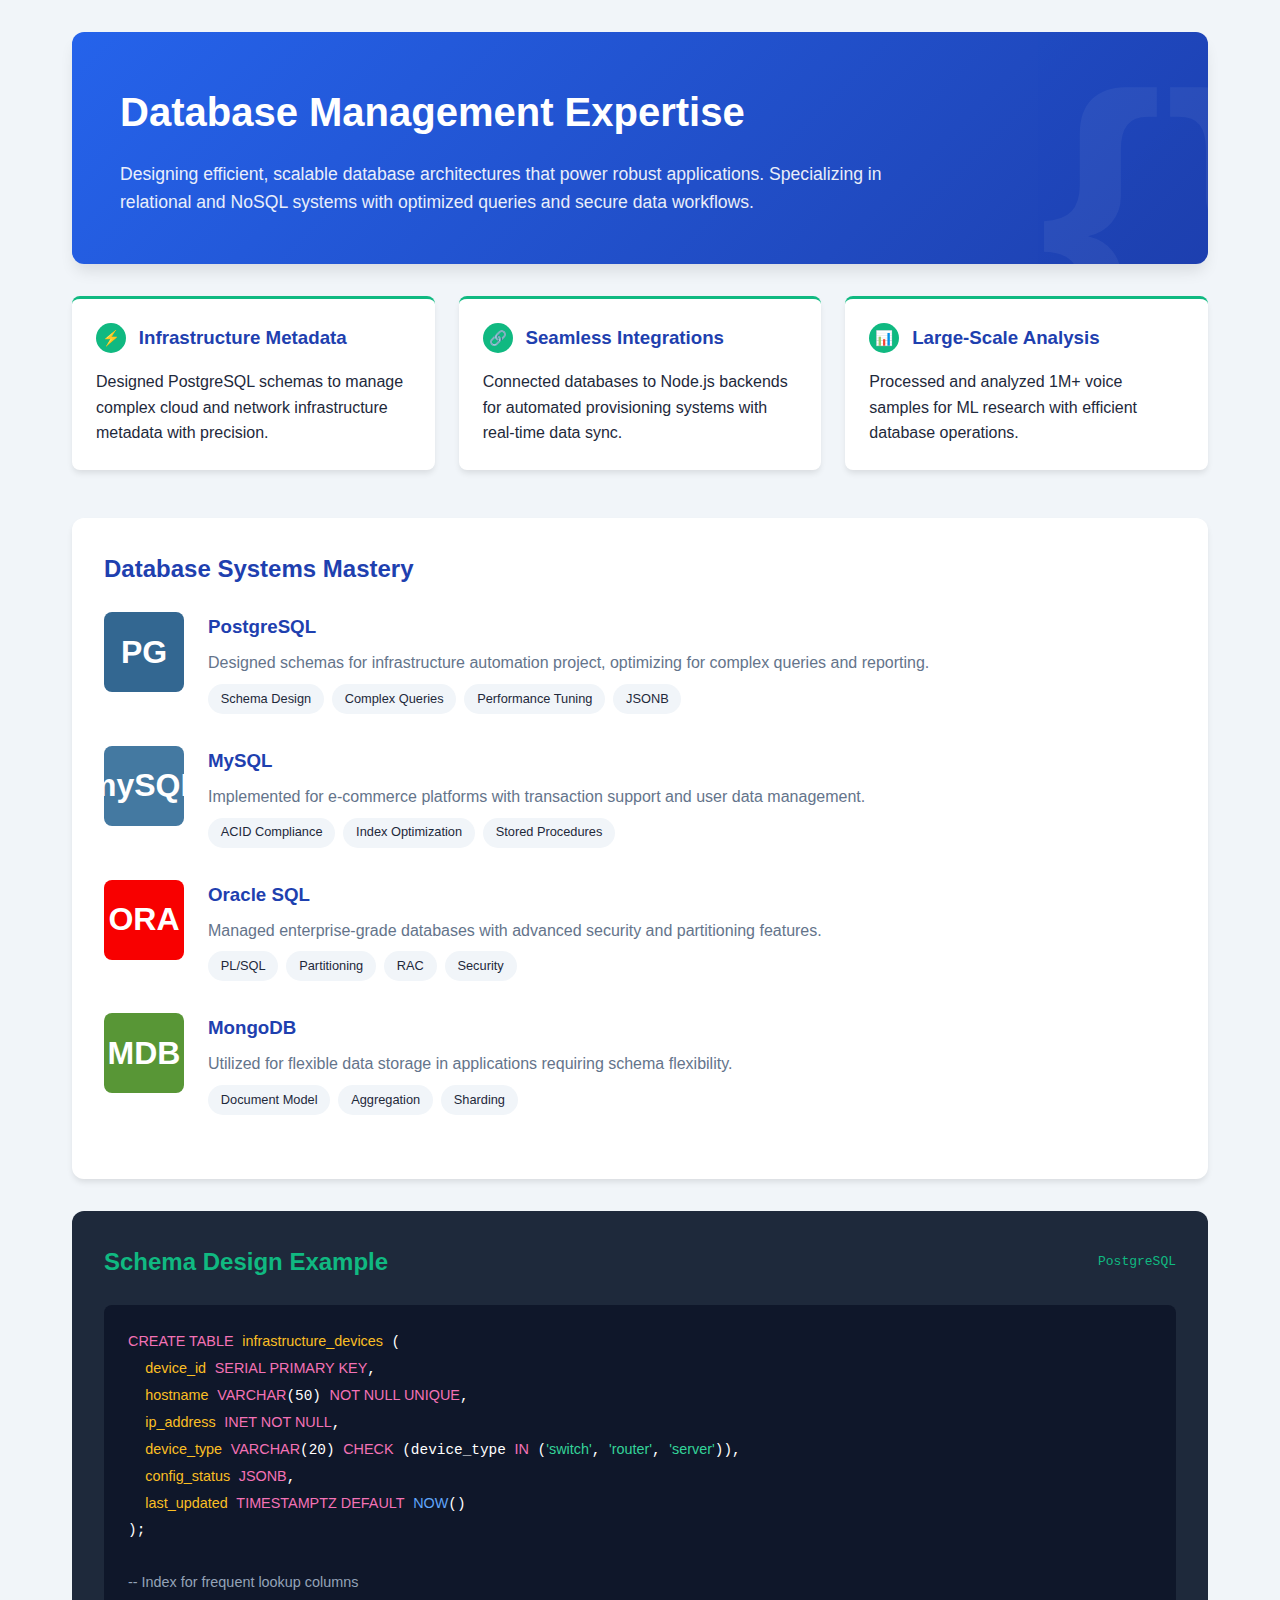
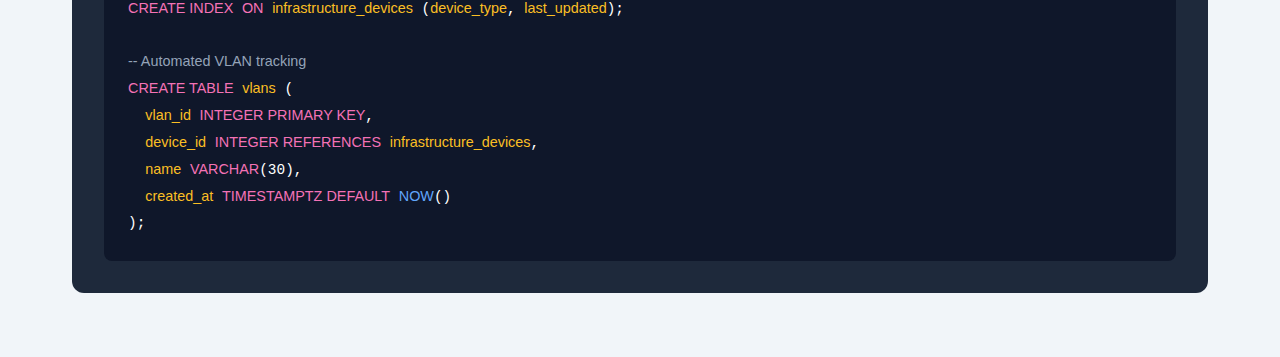
<file: data/data base managment.html>
<!DOCTYPE html>
<html lang="en">
<head>
    <meta charset="UTF-8">
    <meta name="viewport" content="width=device-width, initial-scale=1.0">
    <title>Database Management Expertise</title>
    <style>
        /* Database-Centric Theme */
        :root {
            --primary: #2563eb;
            --secondary: #1e40af;
            --accent: #10b981;
            --dark: #1e293b;
            --light: #f8fafc;
            --postgres: #336791;
            --mysql: #4479a1;
            --oracle: #f80000;
            --mongodb: #589636;
        }
        
        * {
            margin: 0;
            padding: 0;
            box-sizing: border-box;
            font-family: 'Segoe UI', Tahoma, Geneva, Verdana, sans-serif;
        }
        
        body {
            background-color: #f1f5f9;
            color: var(--dark);
            line-height: 1.6;
        }
        
        .container {
            max-width: 1200px;
            margin: 0 auto;
            padding: 2rem;
        }
        
        .db-hero {
            background: linear-gradient(135deg, var(--primary), var(--secondary));
            color: white;
            border-radius: 12px;
            padding: 3rem;
            margin-bottom: 2rem;
            box-shadow: 0 10px 15px -3px rgba(0, 0, 0, 0.1);
            position: relative;
            overflow: hidden;
        }
        
        .db-hero::before {
            content: "{}";
            position: absolute;
            font-size: 20rem;
            font-weight: bold;
            opacity: 0.05;
            right: -5rem;
            top: -5rem;
        }
        
        .db-hero h1 {
            font-size: 2.5rem;
            margin-bottom: 1rem;
            position: relative;
        }
        
        .db-hero p {
            font-size: 1.1rem;
            max-width: 80%;
            opacity: 0.9;
        }
        
        .db-achievements {
            display: grid;
            grid-template-columns: repeat(auto-fit, minmax(300px, 1fr));
            gap: 1.5rem;
            margin-bottom: 3rem;
        }
        
        .achievement-card {
            background: white;
            border-radius: 8px;
            padding: 1.5rem;
            box-shadow: 0 4px 6px -1px rgba(0, 0, 0, 0.1);
            border-top: 3px solid var(--accent);
        }
        
        .achievement-card h3 {
            color: var(--secondary);
            margin-bottom: 1rem;
            display: flex;
            align-items: center;
        }
        
        .achievement-card h3 .icon {
            background: var(--accent);
            color: white;
            width: 30px;
            height: 30px;
            border-radius: 50%;
            display: inline-flex;
            align-items: center;
            justify-content: center;
            margin-right: 0.8rem;
            font-size: 0.9rem;
        }
        
        .db-systems {
            background: white;
            border-radius: 12px;
            padding: 2rem;
            margin-bottom: 2rem;
            box-shadow: 0 4px 6px -1px rgba(0, 0, 0, 0.1);
        }
        
        .db-system {
            display: flex;
            margin-bottom: 2rem;
        }
        
        .db-logo {
            width: 80px;
            height: 80px;
            border-radius: 8px;
            display: flex;
            align-items: center;
            justify-content: center;
            margin-right: 1.5rem;
            flex-shrink: 0;
            font-size: 2rem;
            font-weight: bold;
            color: white;
        }
        
        .postgres { background-color: var(--postgres); }
        .mysql { background-color: var(--mysql); }
        .oracle { background-color: var(--oracle); }
        .mongodb { background-color: var(--mongodb); }
        
        .db-details h3 {
            color: var(--secondary);
            margin-bottom: 0.5rem;
        }
        
        .db-details p {
            color: #64748b;
            margin-bottom: 0.5rem;
        }
        
        .db-features {
            display: flex;
            flex-wrap: wrap;
            gap: 0.5rem;
            margin-top: 0.5rem;
        }
        
        .feature-tag {
            background: #f1f5f9;
            padding: 0.3rem 0.8rem;
            border-radius: 20px;
            font-size: 0.8rem;
            color: var(--dark);
        }
        
        .schema-showcase {
            background: var(--dark);
            color: white;
            border-radius: 12px;
            padding: 2rem;
            margin-bottom: 2rem;
        }
        
        .schema-header {
            display: flex;
            justify-content: space-between;
            align-items: center;
            margin-bottom: 1.5rem;
        }
        
        .schema-header h2 {
            color: var(--accent);
        }
        
        .schema-code {
            background: #0f172a;
            padding: 1.5rem;
            border-radius: 8px;
            overflow-x: auto;
            font-family: 'Courier New', monospace;
            font-size: 0.9rem;
            line-height: 1.8;
        }
        
        .keyword { color: #f472b6; }
        .function { color: #60a5fa; }
        .string { color: #34d399; }
        .comment { color: #94a3b8; }
        .table { color: #fbbf24; }
        
        @media (max-width: 768px) {
            .db-hero {
                padding: 2rem 1.5rem;
            }
            
            .db-hero h1 {
                font-size: 2rem;
            }
            
            .db-hero p {
                max-width: 100%;
            }
            
            .db-system {
                flex-direction: column;
            }
            
            .db-logo {
                margin-right: 0;
                margin-bottom: 1rem;
            }
        }
    </style>
</head>
<body>
    <div class="container">
        <!-- Hero Section -->
        <section class="db-hero">
            <h1>Database Management Expertise</h1>
            <p>Designing efficient, scalable database architectures that power robust applications. Specializing in relational and NoSQL systems with optimized queries and secure data workflows.</p>
        </section>
        
        <!-- Achievements Section -->
        <div class="db-achievements">
            <div class="achievement-card">
                <h3><span class="icon">⚡</span>Infrastructure Metadata</h3>
                <p>Designed PostgreSQL schemas to manage complex cloud and network infrastructure metadata with precision.</p>
            </div>
            
            <div class="achievement-card">
                <h3><span class="icon">🔗</span>Seamless Integrations</h3>
                <p>Connected databases to Node.js backends for automated provisioning systems with real-time data sync.</p>
            </div>
            
            <div class="achievement-card">
                <h3><span class="icon">📊</span>Large-Scale Analysis</h3>
                <p>Processed and analyzed 1M+ voice samples for ML research with efficient database operations.</p>
            </div>
        </div>
        
        <!-- Database Systems Section -->
        <section class="db-systems">
            <h2 style="color: var(--secondary); margin-bottom: 1.5rem;">Database Systems Mastery</h2>
            
            <div class="db-system">
                <div class="db-logo postgres">PG</div>
                <div class="db-details">
                    <h3>PostgreSQL</h3>
                    <p>Designed schemas for infrastructure automation project, optimizing for complex queries and reporting.</p>
                    <div class="db-features">
                        <span class="feature-tag">Schema Design</span>
                        <span class="feature-tag">Complex Queries</span>
                        <span class="feature-tag">Performance Tuning</span>
                        <span class="feature-tag">JSONB</span>
                    </div>
                </div>
            </div>
            
            <div class="db-system">
                <div class="db-logo mysql">mySQL</div>
                <div class="db-details">
                    <h3>MySQL</h3>
                    <p>Implemented for e-commerce platforms with transaction support and user data management.</p>
                    <div class="db-features">
                        <span class="feature-tag">ACID Compliance</span>
                        <span class="feature-tag">Index Optimization</span>
                        <span class="feature-tag">Stored Procedures</span>
                    </div>
                </div>
            </div>
            
            <div class="db-system">
                <div class="db-logo oracle">ORA</div>
                <div class="db-details">
                    <h3>Oracle SQL</h3>
                    <p>Managed enterprise-grade databases with advanced security and partitioning features.</p>
                    <div class="db-features">
                        <span class="feature-tag">PL/SQL</span>
                        <span class="feature-tag">Partitioning</span>
                        <span class="feature-tag">RAC</span>
                        <span class="feature-tag">Security</span>
                    </div>
                </div>
            </div>
            
            <div class="db-system">
                <div class="db-logo mongodb">MDB</div>
                <div class="db-details">
                    <h3>MongoDB</h3>
                    <p>Utilized for flexible data storage in applications requiring schema flexibility.</p>
                    <div class="db-features">
                        <span class="feature-tag">Document Model</span>
                        <span class="feature-tag">Aggregation</span>
                        <span class="feature-tag">Sharding</span>
                    </div>
                </div>
            </div>
        </section>
        
        <!-- Schema Showcase Section -->
        <section class="schema-showcase">
            <div class="schema-header">
                <h2>Schema Design Example</h2>
                <div style="color: var(--accent); font-family: monospace;">PostgreSQL</div>
            </div>
            
            <div class="schema-code">
                <span class="keyword">CREATE TABLE</span> <span class="table">infrastructure_devices</span> (<br>
                &nbsp;&nbsp;<span class="table">device_id</span> <span class="keyword">SERIAL PRIMARY KEY</span>,<br>
                &nbsp;&nbsp;<span class="table">hostname</span> <span class="keyword">VARCHAR</span>(50) <span class="keyword">NOT NULL UNIQUE</span>,<br>
                &nbsp;&nbsp;<span class="table">ip_address</span> <span class="keyword">INET NOT NULL</span>,<br>
                &nbsp;&nbsp;<span class="table">device_type</span> <span class="keyword">VARCHAR</span>(20) <span class="keyword">CHECK</span> (device_type <span class="keyword">IN</span> (<span class="string">'switch'</span>, <span class="string">'router'</span>, <span class="string">'server'</span>)),<br>
                &nbsp;&nbsp;<span class="table">config_status</span> <span class="keyword">JSONB</span>,<br>
                &nbsp;&nbsp;<span class="table">last_updated</span> <span class="keyword">TIMESTAMPTZ DEFAULT</span> <span class="function">NOW</span>()<br>
                );<br><br>
                
                <span class="comment">-- Index for frequent lookup columns</span><br>
                <span class="keyword">CREATE INDEX</span> <span class="keyword">ON</span> <span class="table">infrastructure_devices</span> (<span class="table">device_type</span>, <span class="table">last_updated</span>);<br><br>
                
                <span class="comment">-- Automated VLAN tracking</span><br>
                <span class="keyword">CREATE TABLE</span> <span class="table">vlans</span> (<br>
                &nbsp;&nbsp;<span class="table">vlan_id</span> <span class="keyword">INTEGER PRIMARY KEY</span>,<br>
                &nbsp;&nbsp;<span class="table">device_id</span> <span class="keyword">INTEGER REFERENCES</span> <span class="table">infrastructure_devices</span>,<br>
                &nbsp;&nbsp;<span class="table">name</span> <span class="keyword">VARCHAR</span>(30),<br>
                &nbsp;&nbsp;<span class="table">created_at</span> <span class="keyword">TIMESTAMPTZ DEFAULT</span> <span class="function">NOW</span>()<br>
                );
            </div>
        </section>
    </div>
</body>
</html>
</file>
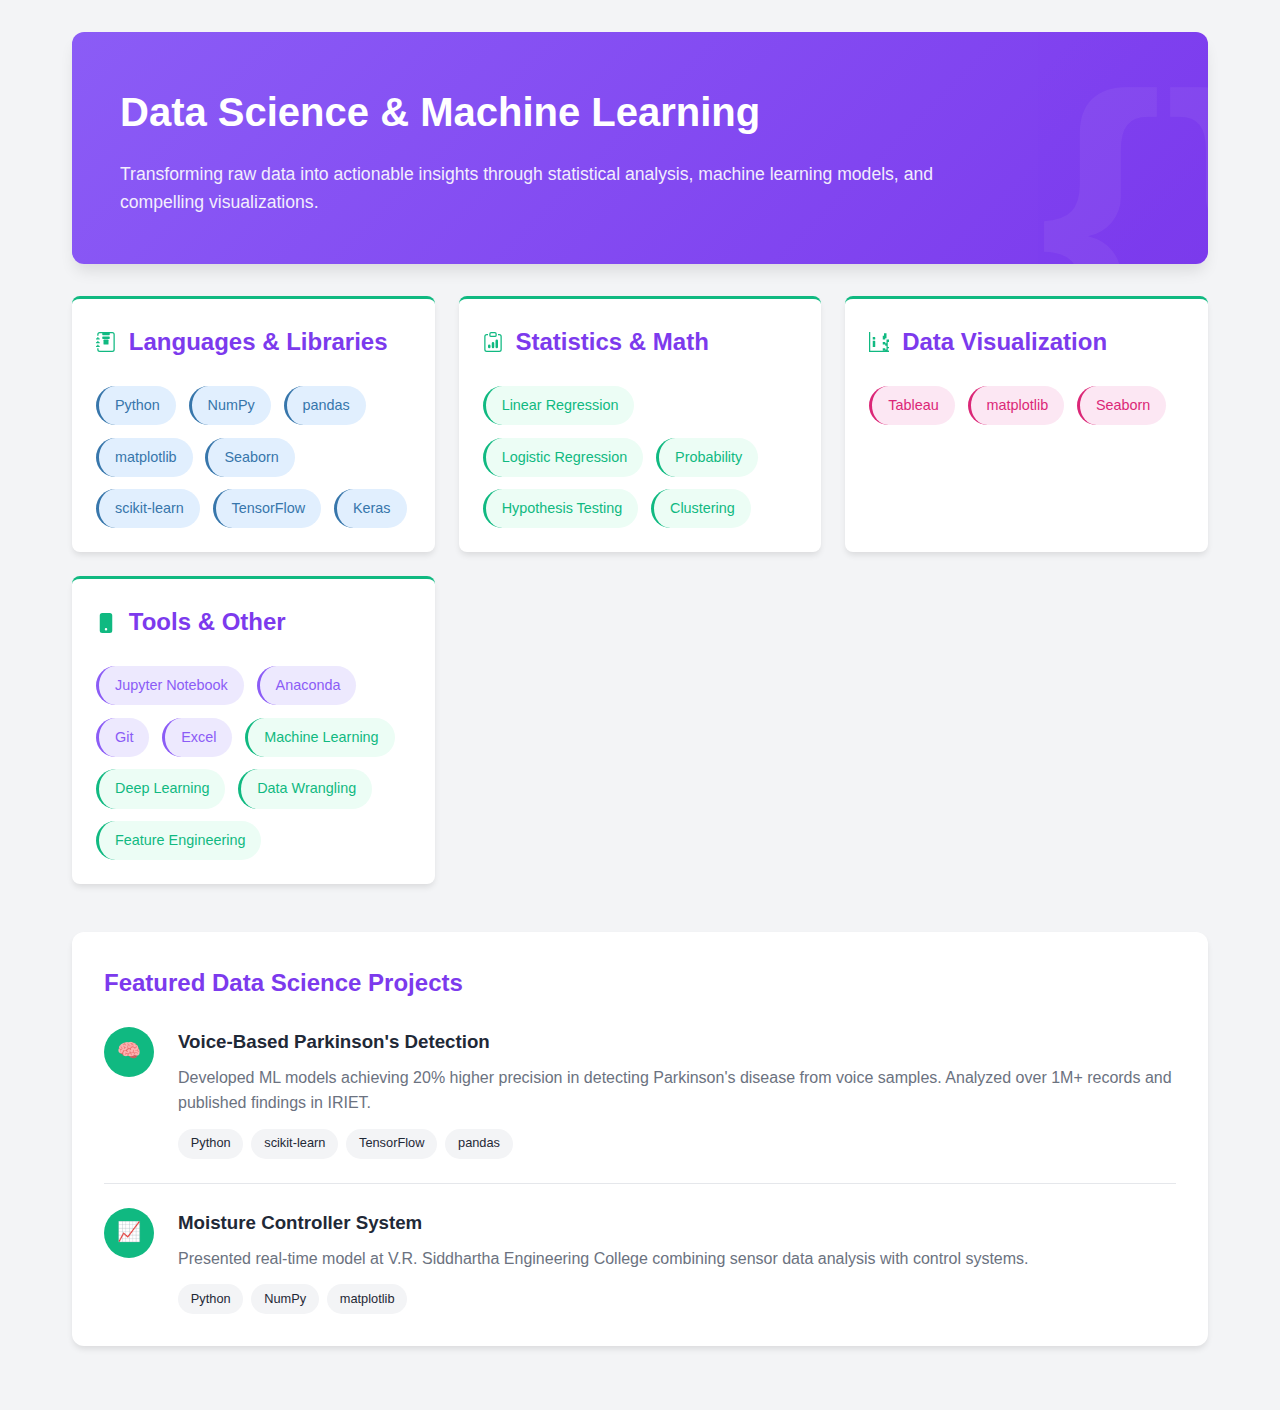
<file: data/data science.html>
<!DOCTYPE html>
<html lang="en">
<head>
    <meta charset="UTF-8">
    <meta name="viewport" content="width=device-width, initial-scale=1.0">
    <title>Data Science & ML Expertise</title>
    <style>
        /* Data Science Theme */
        :root {
            --primary: #8B5CF6;
            --secondary: #7C3AED;
            --accent: #10B981;
            --dark: #1F2937;
            --light: #F9FAFB;
            --python: #3776AB;
            --tensorflow: #FF6F00;
            --tableau: #E97687;
        }
        
        * {
            margin: 0;
            padding: 0;
            box-sizing: border-box;
            font-family: 'Segoe UI', Tahoma, Geneva, Verdana, sans-serif;
        }
        
        body {
            background-color: #F3F4F6;
            color: var(--dark);
            line-height: 1.6;
        }
        
        .container {
            max-width: 1200px;
            margin: 0 auto;
            padding: 2rem;
        }
        
        .ds-hero {
            background: linear-gradient(135deg, var(--primary), var(--secondary));
            color: white;
            border-radius: 12px;
            padding: 3rem;
            margin-bottom: 2rem;
            box-shadow: 0 10px 15px -3px rgba(0, 0, 0, 0.1);
            position: relative;
            overflow: hidden;
        }
        
        .ds-hero::before {
            content: "{}";
            position: absolute;
            font-size: 20rem;
            font-weight: bold;
            opacity: 0.05;
            right: -5rem;
            top: -5rem;
        }
        
        .ds-hero h1 {
            font-size: 2.5rem;
            margin-bottom: 1rem;
            position: relative;
        }
        
        .ds-hero p {
            font-size: 1.1rem;
            max-width: 80%;
            opacity: 0.9;
        }
        
        .skills-container {
            display: grid;
            grid-template-columns: repeat(auto-fit, minmax(300px, 1fr));
            gap: 1.5rem;
            margin-bottom: 3rem;
        }
        
        .skill-card {
            background: white;
            border-radius: 8px;
            padding: 1.5rem;
            box-shadow: 0 4px 6px -1px rgba(0, 0, 0, 0.1);
            border-top: 3px solid var(--accent);
        }
        
        .skill-card h2 {
            color: var(--secondary);
            margin-bottom: 1.5rem;
            display: flex;
            align-items: center;
        }
        
        .skill-card h2 svg {
            margin-right: 0.8rem;
            color: var(--accent);
        }
        
        .skill-items {
            display: flex;
            flex-wrap: wrap;
            gap: 0.8rem;
        }
        
        .skill-item {
            background: #EFF6FF;
            color: var(--primary);
            padding: 0.5rem 1rem;
            border-radius: 20px;
            font-size: 0.9rem;
            font-weight: 500;
        }
        
        .skill-item.python {
            background: #E1EFFE;
            color: var(--python);
            border-left: 3px solid var(--python);
        }
        
        .skill-item.ml {
            background: #ECFDF5;
            color: var(--accent);
            border-left: 3px solid var(--accent);
        }
        
        .skill-item.viz {
            background: #FCE7F3;
            color: #DB2777;
            border-left: 3px solid #DB2777;
        }
        
        .skill-item.tools {
            background: #EDE9FE;
            color: var(--primary);
            border-left: 3px solid var(--primary);
        }
        
        .project-showcase {
            background: white;
            border-radius: 12px;
            padding: 2rem;
            margin-bottom: 2rem;
            box-shadow: 0 4px 6px -1px rgba(0, 0, 0, 0.1);
        }
        
        .project-showcase h2 {
            color: var(--secondary);
            margin-bottom: 1.5rem;
        }
        
        .project-card {
            display: flex;
            margin-bottom: 1.5rem;
            padding-bottom: 1.5rem;
            border-bottom: 1px solid #E5E7EB;
        }
        
        .project-card:last-child {
            border-bottom: none;
            margin-bottom: 0;
            padding-bottom: 0;
        }
        
        .project-icon {
            background: var(--accent);
            color: white;
            width: 50px;
            height: 50px;
            border-radius: 50%;
            display: flex;
            align-items: center;
            justify-content: center;
            margin-right: 1.5rem;
            flex-shrink: 0;
            font-size: 1.2rem;
        }
        
        .project-details h3 {
            color: var(--dark);
            margin-bottom: 0.5rem;
        }
        
        .project-details p {
            color: #6B7280;
            margin-bottom: 0.8rem;
        }
        
        .project-tech {
            display: flex;
            flex-wrap: wrap;
            gap: 0.5rem;
        }
        
        .tech-tag {
            background: #F3F4F6;
            color: var(--dark);
            padding: 0.3rem 0.8rem;
            border-radius: 20px;
            font-size: 0.8rem;
        }
        
        @media (max-width: 768px) {
            .ds-hero {
                padding: 2rem 1.5rem;
            }
            
            .ds-hero h1 {
                font-size: 2rem;
            }
            
            .ds-hero p {
                max-width: 100%;
            }
            
            .project-card {
                flex-direction: column;
            }
            
            .project-icon {
                margin-right: 0;
                margin-bottom: 1rem;
            }
        }
    </style>
</head>
<body>
    <div class="container">
        <!-- Hero Section -->
        <section class="ds-hero">
            <h1>Data Science & Machine Learning</h1>
            <p>Transforming raw data into actionable insights through statistical analysis, machine learning models, and compelling visualizations.</p>
        </section>
        
        <!-- Skills Section -->
        <div class="skills-container">
            <div class="skill-card">
                <h2>
                    <svg xmlns="http://www.w3.org/2000/svg" width="20" height="20" fill="currentColor" viewBox="0 0 16 16">
                        <path d="M6.5 6a.5.5 0 0 0-.5.5v3a.5.5 0 0 0 .5.5h3a.5.5 0 0 0 .5-.5v-3a.5.5 0 0 0-.5-.5h-3z"/>
                        <path d="M5.5.5a.5.5 0 0 1 0-1h5a.5.5 0 0 1 .5.5v2a.5.5 0 0 1-.5.5h-5a.5.5 0 0 1-.5-.5v-2zm0 4a.5.5 0 0 1 0-1h5a.5.5 0 0 1 .5.5v1a.5.5 0 0 1-.5.5h-5a.5.5 0 0 1-.5-.5v-1z"/>
                        <path d="M3 0h10a2 2 0 0 1 2 2v12a2 2 0 0 1-2 2H3a2 2 0 0 1-2-2v-1h1v1a1 1 0 0 0 1 1h10a1 1 0 0 0 1-1V2a1 1 0 0 0-1-1H3a1 1 0 0 0-1 1v1H1V2a2 2 0 0 1 2-2z"/>
                        <path d="M1 5v-.5a.5.5 0 0 1 1 0V5h.5a.5.5 0 0 1 0 1h-2a.5.5 0 0 1 0-1H1zm0 3v-.5a.5.5 0 0 1 1 0V8h.5a.5.5 0 0 1 0 1h-2a.5.5 0 0 1 0-1H1zm0 3v-.5a.5.5 0 0 1 1 0v.5h.5a.5.5 0 0 1 0 1h-2a.5.5 0 0 1 0-1H1z"/>
                    </svg>
                    Languages & Libraries
                </h2>
                <div class="skill-items">
                    <span class="skill-item python">Python</span>
                    <span class="skill-item python">NumPy</span>
                    <span class="skill-item python">pandas</span>
                    <span class="skill-item python">matplotlib</span>
                    <span class="skill-item python">Seaborn</span>
                    <span class="skill-item python">scikit-learn</span>
                    <span class="skill-item python">TensorFlow</span>
                    <span class="skill-item python">Keras</span>
                </div>
            </div>
            
            <div class="skill-card">
                <h2>
                    <svg xmlns="http://www.w3.org/2000/svg" width="20" height="20" fill="currentColor" viewBox="0 0 16 16">
                        <path d="M4 11a1 1 0 1 1 2 0v1a1 1 0 1 1-2 0v-1zm6-4a1 1 0 1 1 2 0v5a1 1 0 1 1-2 0V7zM7 9a1 1 0 0 1 2 0v3a1 1 0 1 1-2 0V9z"/>
                        <path d="M4 1.5H3a2 2 0 0 0-2 2V14a2 2 0 0 0 2 2h10a2 2 0 0 0 2-2V3.5a2 2 0 0 0-2-2h-1v1h1a1 1 0 0 1 1 1V14a1 1 0 0 1-1 1H3a1 1 0 0 1-1-1V3.5a1 1 0 0 1 1-1h1v-1z"/>
                        <path d="M9.5 1a.5.5 0 0 1 .5.5v1a.5.5 0 0 1-.5.5h-3a.5.5 0 0 1-.5-.5v-1a.5.5 0 0 1 .5-.5h3zm-3-1A1.5 1.5 0 0 0 5 1.5v1A1.5 1.5 0 0 0 6.5 4h3A1.5 1.5 0 0 0 11 2.5v-1A1.5 1.5 0 0 0 9.5 0h-3z"/>
                    </svg>
                    Statistics & Math
                </h2>
                <div class="skill-items">
                    <span class="skill-item ml">Linear Regression</span>
                    <span class="skill-item ml">Logistic Regression</span>
                    <span class="skill-item ml">Probability</span>
                    <span class="skill-item ml">Hypothesis Testing</span>
                    <span class="skill-item ml">Clustering</span>
                </div>
            </div>
            
            <div class="skill-card">
                <h2>
                    <svg xmlns="http://www.w3.org/2000/svg" width="20" height="20" fill="currentColor" viewBox="0 0 16 16">
                        <path d="M0 0h1v16H0V0zm1 15h15v1H1v-1z"/>
                        <path d="M14 3V1h-2v2h-1v3h2V5h1v4h-1V8h-2v2h2v1h1v3h-1v-1h-2v2h2v1h3v-1h-1v-2h3v-1h-3v-4h1v1h2V8h-2V7h1V5h-1v1h-2V3h1zM4.5 7H3v5h1.5a.5.5 0 0 0 .5-.5v-4a.5.5 0 0 0-.5-.5zm0-3H3v2h1.5a.5.5 0 0 0 .5-.5v-1a.5.5 0 0 0-.5-.5z"/>
                    </svg>
                    Data Visualization
                </h2>
                <div class="skill-items">
                    <span class="skill-item viz">Tableau</span>
                    <span class="skill-item viz">matplotlib</span>
                    <span class="skill-item viz">Seaborn</span>
                </div>
            </div>
            
            <div class="skill-card">
                <h2>
                    <svg xmlns="http://www.w3.org/2000/svg" width="20" height="20" fill="currentColor" viewBox="0 0 16 16">
                        <path d="M3 2a2 2 0 0 1 2-2h6a2 2 0 0 1 2 2v12a2 2 0 0 1-2 2H5a2 2 0 0 1-2-2V2zm6 11a1 1 0 1 0-2 0 1 1 0 0 0 2 0z"/>
                        <path d="M8.5 5a.5.5 0 0 0-1 0v1.5H6a.5.5 0 0 0 0 1h1.5V9a.5.5 0 0 0 1 0V7.5H10a.5.5 0 0 0 0-1H8.5V5z"/>
                    </svg>
                    Tools & Other
                </h2>
                <div class="skill-items">
                    <span class="skill-item tools">Jupyter Notebook</span>
                    <span class="skill-item tools">Anaconda</span>
                    <span class="skill-item tools">Git</span>
                    <span class="skill-item tools">Excel</span>
                    <span class="skill-item ml">Machine Learning</span>
                    <span class="skill-item ml">Deep Learning</span>
                    <span class="skill-item ml">Data Wrangling</span>
                    <span class="skill-item ml">Feature Engineering</span>
                </div>
            </div>
        </div>
        
        <!-- Project Showcase Section -->
        <section class="project-showcase">
            <h2>Featured Data Science Projects</h2>
            
            <div class="project-card">
                <div class="project-icon">🧠</div>
                <div class="project-details">
                    <h3>Voice-Based Parkinson's Detection</h3>
                    <p>Developed ML models achieving 20% higher precision in detecting Parkinson's disease from voice samples. Analyzed over 1M+ records and published findings in IRIET.</p>
                    <div class="project-tech">
                        <span class="tech-tag">Python</span>
                        <span class="tech-tag">scikit-learn</span>
                        <span class="tech-tag">TensorFlow</span>
                        <span class="tech-tag">pandas</span>
                    </div>
                </div>
            </div>
            
            <div class="project-card">
                <div class="project-icon">📈</div>
                <div class="project-details">
                    <h3>Moisture Controller System</h3>
                    <p>Presented real-time model at V.R. Siddhartha Engineering College combining sensor data analysis with control systems.</p>
                    <div class="project-tech">
                        <span class="tech-tag">Python</span>
                        <span class="tech-tag">NumPy</span>
                        <span class="tech-tag">matplotlib</span>
                    </div>
                </div>
            </div>
        </section>
    </div>
</body>
</html>
</file>
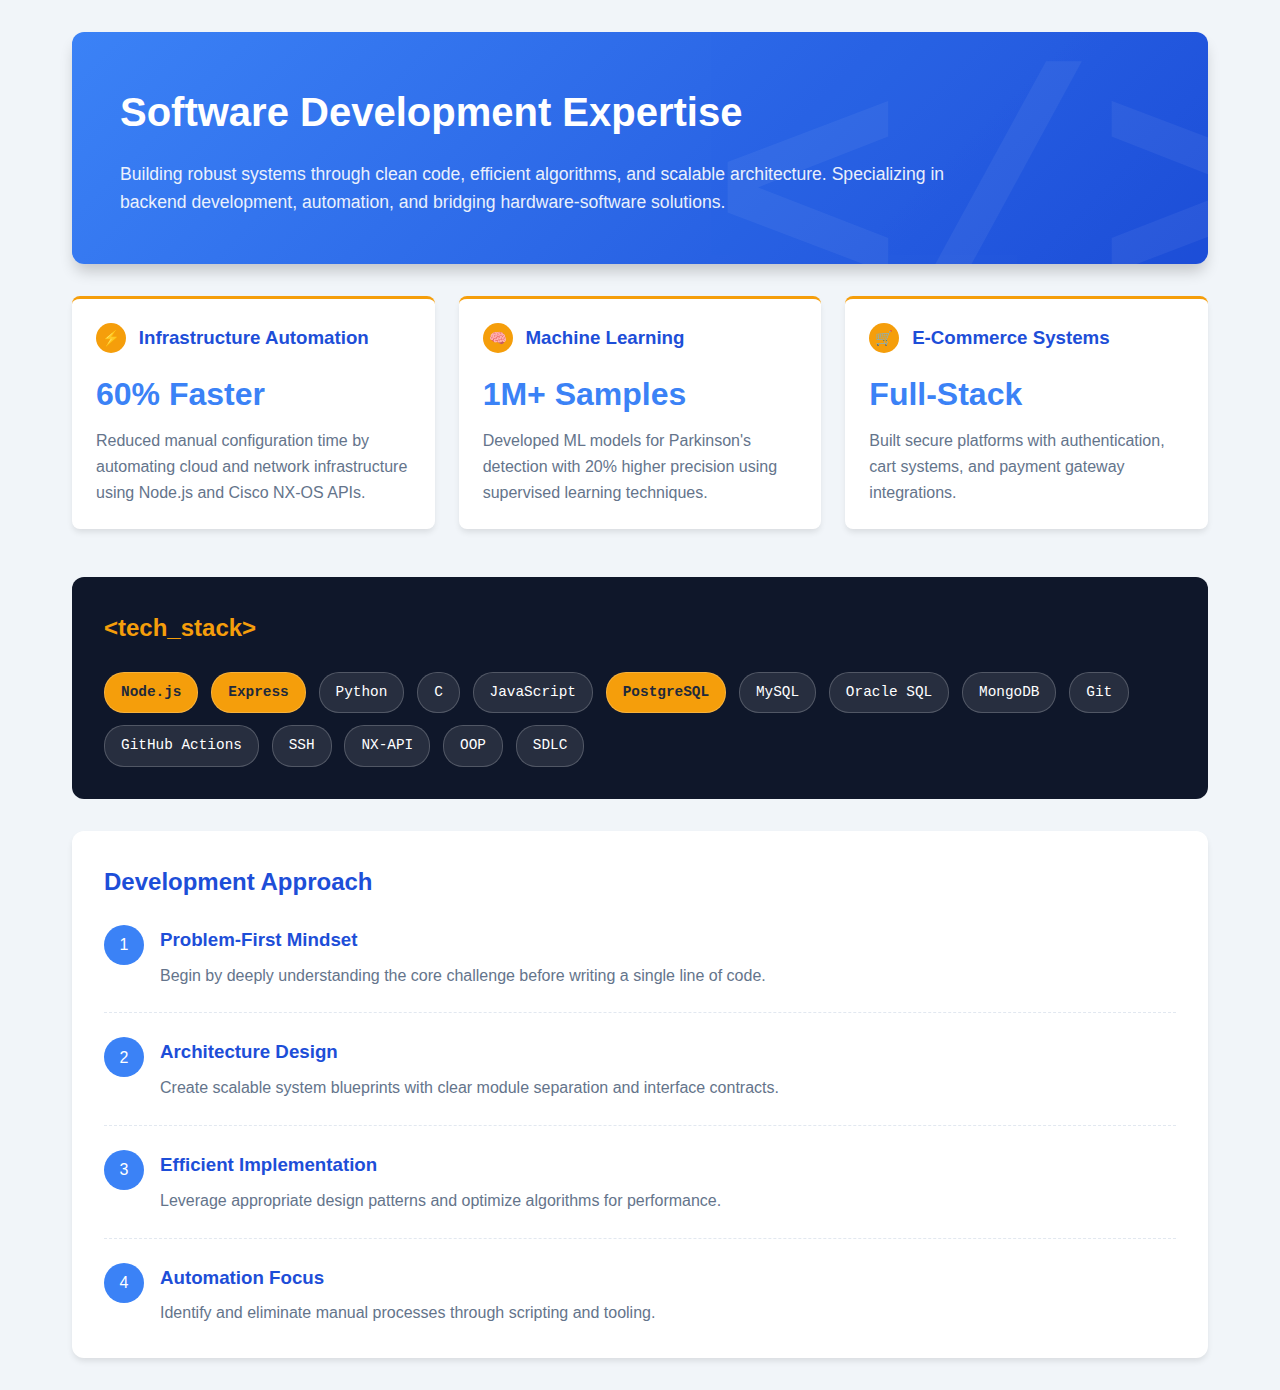
<file: data/software development.html>
<!DOCTYPE html>
<html lang="en">
<head>
    <meta charset="UTF-8">
    <meta name="viewport" content="width=device-width, initial-scale=1.0">
    <title>Software Developer Portfolio</title>
    <style>
        /* Modern Software Dev Theme */
        :root {
            --primary: #3b82f6;
            --secondary: #1d4ed8;
            --dark: #1e293b;
            --light: #f8fafc;
            --accent: #f59e0b;
            --code-bg: #0f172a;
        }
        
        * {
            margin: 0;
            padding: 0;
            box-sizing: border-box;
            font-family: 'Segoe UI', Tahoma, Geneva, Verdana, sans-serif;
        }
        
        body {
            background-color: #f1f5f9;
            color: var(--dark);
            line-height: 1.6;
        }
        
        .container {
            max-width: 1200px;
            margin: 0 auto;
            padding: 2rem;
        }
        
        .dev-hero {
            background: linear-gradient(135deg, var(--primary), var(--secondary));
            color: white;
            border-radius: 12px;
            padding: 3rem;
            margin-bottom: 2rem;
            box-shadow: 0 10px 15px -3px rgba(0, 0, 0, 0.2);
            position: relative;
            overflow: hidden;
        }
        
        .dev-hero::before {
            content: "</>";
            position: absolute;
            font-size: 20rem;
            font-weight: bold;
            opacity: 0.05;
            right: -5rem;
            top: -5rem;
            font-family: monospace;
        }
        
        .dev-hero h1 {
            font-size: 2.5rem;
            margin-bottom: 1rem;
            position: relative;
        }
        
        .dev-hero p {
            font-size: 1.1rem;
            max-width: 80%;
            opacity: 0.9;
        }
        
        .dev-highlights {
            display: grid;
            grid-template-columns: repeat(auto-fit, minmax(300px, 1fr));
            gap: 1.5rem;
            margin-bottom: 3rem;
        }
        
        .highlight-card {
            background: white;
            border-radius: 8px;
            padding: 1.5rem;
            box-shadow: 0 4px 6px -1px rgba(0, 0, 0, 0.1);
            border-top: 3px solid var(--accent);
        }
        
        .highlight-card h3 {
            color: var(--secondary);
            margin-bottom: 1rem;
            display: flex;
            align-items: center;
        }
        
        .highlight-card h3 .icon {
            background: var(--accent);
            color: white;
            width: 30px;
            height: 30px;
            border-radius: 50%;
            display: inline-flex;
            align-items: center;
            justify-content: center;
            margin-right: 0.8rem;
            font-size: 0.9rem;
        }
        
        .highlight-card p {
            color: #64748b;
        }
        
        .highlight-card .metric {
            font-size: 2rem;
            font-weight: bold;
            color: var(--primary);
            margin: 0.5rem 0;
        }
        
        .code-skills {
            background: var(--code-bg);
            color: white;
            border-radius: 12px;
            padding: 2rem;
            margin-bottom: 2rem;
        }
        
        .code-skills h2 {
            color: var(--accent);
            margin-bottom: 1.5rem;
            font-size: 1.5rem;
        }
        
        .skill-tags {
            display: flex;
            flex-wrap: wrap;
            gap: 0.8rem;
        }
        
        .skill-tag {
            background: rgba(255, 255, 255, 0.1);
            padding: 0.5rem 1rem;
            border-radius: 20px;
            font-family: 'Courier New', monospace;
            font-size: 0.9rem;
            border: 1px solid rgba(255, 255, 255, 0.2);
        }
        
        .skill-tag.primary {
            background: var(--accent);
            color: var(--dark);
            font-weight: bold;
        }
        
        .dev-workflow {
            background: white;
            border-radius: 12px;
            padding: 2rem;
            box-shadow: 0 4px 6px -1px rgba(0, 0, 0, 0.1);
        }
        
        .workflow-item {
            display: flex;
            margin-bottom: 1.5rem;
            padding-bottom: 1.5rem;
            border-bottom: 1px dashed #e2e8f0;
        }
        
        .workflow-item:last-child {
            border-bottom: none;
            margin-bottom: 0;
            padding-bottom: 0;
        }
        
        .workflow-icon {
            background: var(--primary);
            color: white;
            width: 40px;
            height: 40px;
            border-radius: 50%;
            display: flex;
            align-items: center;
            justify-content: center;
            margin-right: 1rem;
            flex-shrink: 0;
        }
        
        .workflow-content h3 {
            color: var(--secondary);
            margin-bottom: 0.5rem;
        }
        
        .workflow-content p {
            color: #64748b;
        }
        
        @media (max-width: 768px) {
            .dev-hero {
                padding: 2rem 1.5rem;
            }
            
            .dev-hero h1 {
                font-size: 2rem;
            }
            
            .dev-hero p {
                max-width: 100%;
            }
        }
    </style>
</head>
<body>
    <div class="container">
        <!-- Hero Section -->
        <section class="dev-hero">
            <h1>Software Development Expertise</h1>
            <p>Building robust systems through clean code, efficient algorithms, and scalable architecture. Specializing in backend development, automation, and bridging hardware-software solutions.</p>
        </section>
        
        <!-- Highlights Section -->
        <div class="dev-highlights">
            <div class="highlight-card">
                <h3><span class="icon">⚡</span>Infrastructure Automation</h3>
                <div class="metric">60% Faster</div>
                <p>Reduced manual configuration time by automating cloud and network infrastructure using Node.js and Cisco NX-OS APIs.</p>
            </div>
            
            <div class="highlight-card">
                <h3><span class="icon">🧠</span>Machine Learning</h3>
                <div class="metric">1M+ Samples</div>
                <p>Developed ML models for Parkinson's detection with 20% higher precision using supervised learning techniques.</p>
            </div>
            
            <div class="highlight-card">
                <h3><span class="icon">🛒</span>E-Commerce Systems</h3>
                <div class="metric">Full-Stack</div>
                <p>Built secure platforms with authentication, cart systems, and payment gateway integrations.</p>
            </div>
        </div>
        
        <!-- Skills Section -->
        <section class="code-skills">
            <h2>&lt;tech_stack&gt;</h2>
            <div class="skill-tags">
                <span class="skill-tag primary">Node.js</span>
                <span class="skill-tag primary">Express</span>
                <span class="skill-tag">Python</span>
                <span class="skill-tag">C</span>
                <span class="skill-tag">JavaScript</span>
                <span class="skill-tag primary">PostgreSQL</span>
                <span class="skill-tag">MySQL</span>
                <span class="skill-tag">Oracle SQL</span>
                <span class="skill-tag">MongoDB</span>
                <span class="skill-tag">Git</span>
                <span class="skill-tag">GitHub Actions</span>
                <span class="skill-tag">SSH</span>
                <span class="skill-tag">NX-API</span>
                <span class="skill-tag">OOP</span>
                <span class="skill-tag">SDLC</span>
            </div>
        </section>
        
        <!-- Workflow Section -->
        <section class="dev-workflow">
            <h2 style="color: var(--secondary); margin-bottom: 1.5rem;">Development Approach</h2>
            
            <div class="workflow-item">
                <div class="workflow-icon">1</div>
                <div class="workflow-content">
                    <h3>Problem-First Mindset</h3>
                    <p>Begin by deeply understanding the core challenge before writing a single line of code.</p>
                </div>
            </div>
            
            <div class="workflow-item">
                <div class="workflow-icon">2</div>
                <div class="workflow-content">
                    <h3>Architecture Design</h3>
                    <p>Create scalable system blueprints with clear module separation and interface contracts.</p>
                </div>
            </div>
            
            <div class="workflow-item">
                <div class="workflow-icon">3</div>
                <div class="workflow-content">
                    <h3>Efficient Implementation</h3>
                    <p>Leverage appropriate design patterns and optimize algorithms for performance.</p>
                </div>
            </div>
            
            <div class="workflow-item">
                <div class="workflow-icon">4</div>
                <div class="workflow-content">
                    <h3>Automation Focus</h3>
                    <p>Identify and eliminate manual processes through scripting and tooling.</p>
                </div>
            </div>
        </section>
    </div>
</body>
</html>
</file>
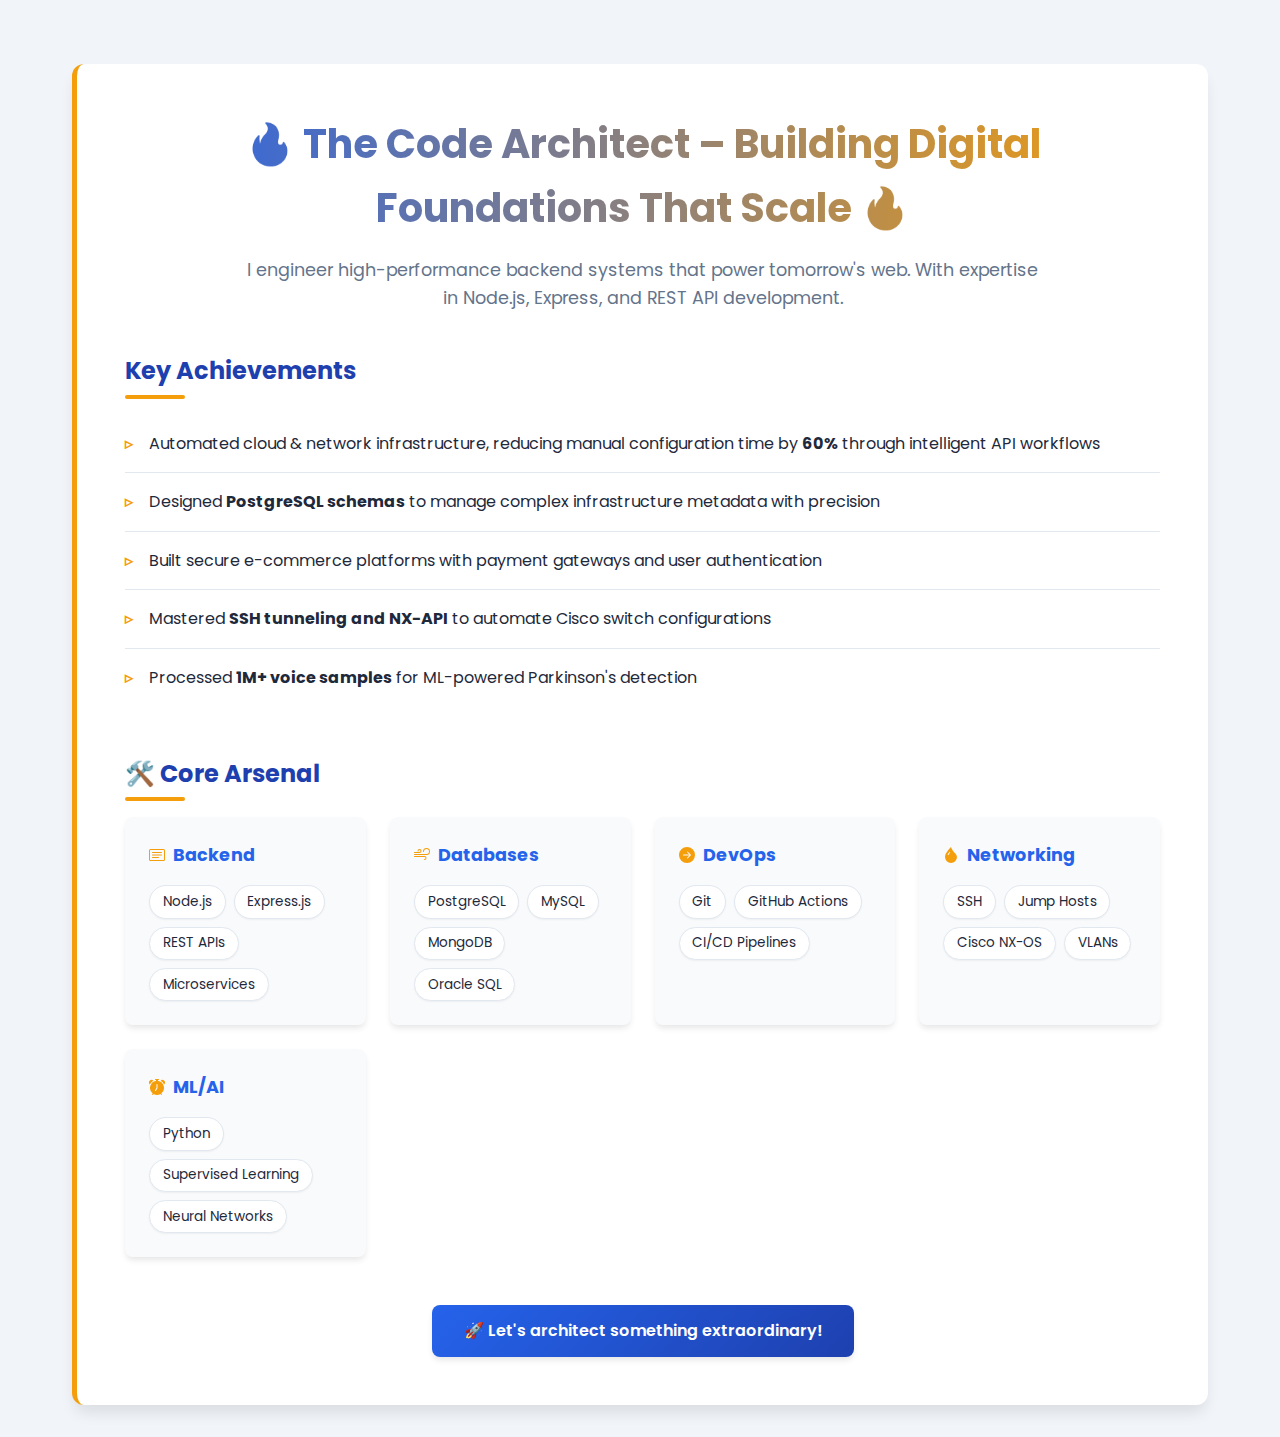
<file: data/web development.html>
<!DOCTYPE html>
<html lang="en">
<head>
    <meta charset="UTF-8">
    <meta name="viewport" content="width=device-width, initial-scale=1.0">
    <title>Backend Developer Portfolio</title>
    <style>
        /* CSS Styles */
        @import url('https://fonts.googleapis.com/css2?family=Poppins:wght@300;400;600;700&display=swap');
        
        :root {
            --primary: #2563eb;
            --secondary: #1e40af;
            --dark: #1e293b;
            --light: #f8fafc;
            --accent: #f59e0b;
        }
        
        * {
            margin: 0;
            padding: 0;
            box-sizing: border-box;
        }
        
        body {
            font-family: 'Poppins', sans-serif;
            background-color: #f1f5f9;
            color: var(--dark);
            line-height: 1.6;
        }
        
        .container {
            max-width: 1200px;
            margin: 0 auto;
            padding: 2rem;
        }
        
        .portfolio-section {
            background-color: white;
            border-radius: 12px;
            box-shadow: 0 10px 15px -3px rgba(0, 0, 0, 0.1);
            padding: 3rem;
            margin-top: 2rem;
            border-left: 5px solid var(--accent);
        }
        
        .portfolio-header {
            text-align: center;
            margin-bottom: 2.5rem;
        }
        
        .portfolio-header h1 {
            font-size: 2.5rem;
            font-weight: 700;
            color: var(--primary);
            margin-bottom: 1rem;
            background: linear-gradient(90deg, var(--primary), var(--accent));
            -webkit-background-clip: text;
            background-clip: text;
            color: transparent;
            display: inline-block;
        }
        
        .portfolio-header p {
            font-size: 1.1rem;
            color: #64748b;
            max-width: 800px;
            margin: 0 auto;
        }
        
        .achievements {
            margin-bottom: 3rem;
        }
        
        .achievements h2 {
            font-size: 1.5rem;
            color: var(--secondary);
            margin-bottom: 1.5rem;
            position: relative;
            display: inline-block;
        }
        
        .achievements h2::after {
            content: '';
            position: absolute;
            bottom: -8px;
            left: 0;
            width: 60px;
            height: 4px;
            background-color: var(--accent);
            border-radius: 2px;
        }
        
        .achievements ul {
            list-style-type: none;
        }
        
        .achievements li {
            padding: 1rem 0;
            border-bottom: 1px solid #e2e8f0;
            position: relative;
            padding-left: 1.5rem;
        }
        
        .achievements li::before {
            content: '▹';
            position: absolute;
            left: 0;
            color: var(--accent);
            font-weight: bold;
        }
        
        .achievements li:last-child {
            border-bottom: none;
        }
        
        .skills-section {
            margin-bottom: 3rem;
        }
        
        .skills-section h2 {
            font-size: 1.5rem;
            color: var(--secondary);
            margin-bottom: 1.5rem;
            position: relative;
            display: inline-block;
        }
        
        .skills-section h2::after {
            content: '';
            position: absolute;
            bottom: -8px;
            left: 0;
            width: 60px;
            height: 4px;
            background-color: var(--accent);
            border-radius: 2px;
        }
        
        .skills-grid {
            display: grid;
            grid-template-columns: repeat(auto-fill, minmax(200px, 1fr));
            gap: 1.5rem;
        }
        
        .skill-category {
            background-color: #f8fafc;
            border-radius: 8px;
            padding: 1.5rem;
            box-shadow: 0 4px 6px -1px rgba(0, 0, 0, 0.1);
            transition: transform 0.3s ease;
        }
        
        .skill-category:hover {
            transform: translateY(-5px);
        }
        
        .skill-category h3 {
            color: var(--primary);
            margin-bottom: 1rem;
            font-size: 1.1rem;
            display: flex;
            align-items: center;
        }
        
        .skill-category h3 svg {
            margin-right: 0.5rem;
            color: var(--accent);
        }
        
        .skill-items {
            display: flex;
            flex-wrap: wrap;
            gap: 0.5rem;
        }
        
        .skill-item {
            background-color: white;
            color: var(--dark);
            padding: 0.3rem 0.8rem;
            border-radius: 20px;
            font-size: 0.85rem;
            border: 1px solid #e2e8f0;
            box-shadow: 0 1px 2px 0 rgba(0, 0, 0, 0.05);
        }
        
        .cta {
            text-align: center;
            margin-top: 2rem;
        }
        
        .cta-button {
            display: inline-block;
            background: linear-gradient(135deg, var(--primary), var(--secondary));
            color: white;
            padding: 0.8rem 2rem;
            border-radius: 8px;
            text-decoration: none;
            font-weight: 600;
            transition: all 0.3s ease;
            box-shadow: 0 4px 6px -1px rgba(0, 0, 0, 0.1);
        }
        
        .cta-button:hover {
            transform: translateY(-2px);
            box-shadow: 0 10px 15px -3px rgba(0, 0, 0, 0.1);
        }
        
        @media (max-width: 768px) {
            .portfolio-section {
                padding: 2rem 1.5rem;
            }
            
            .portfolio-header h1 {
                font-size: 2rem;
            }
            
            .skills-grid {
                grid-template-columns: 1fr;
            }
        }
    </style>
</head>
<body>
    <div class="container">
        <section class="portfolio-section">
            <div class="portfolio-header">
                <h1>🔥 The Code Architect – Building Digital Foundations That Scale 🔥</h1>
                <p>I engineer high-performance backend systems that power tomorrow's web. With expertise in Node.js, Express, and REST API development.</p>
            </div>
            
            <div class="achievements">
                <h2>Key Achievements</h2>
                <ul>
                    <li>Automated cloud & network infrastructure, reducing manual configuration time by <strong>60%</strong> through intelligent API workflows</li>
                    <li>Designed <strong>PostgreSQL schemas</strong> to manage complex infrastructure metadata with precision</li>
                    <li>Built secure e-commerce platforms with payment gateways and user authentication</li>
                    <li>Mastered <strong>SSH tunneling and NX-API</strong> to automate Cisco switch configurations</li>
                    <li>Processed <strong>1M+ voice samples</strong> for ML-powered Parkinson's detection</li>
                </ul>
            </div>
            
            <div class="skills-section">
                <h2>🛠️ Core Arsenal</h2>
                <div class="skills-grid">
                    <div class="skill-category">
                        <h3><svg xmlns="http://www.w3.org/2000/svg" width="16" height="16" fill="currentColor" viewBox="0 0 16 16"><path d="M14.5 3a.5.5 0 0 1 .5.5v9a.5.5 0 0 1-.5.5h-13a.5.5 0 0 1-.5-.5v-9a.5.5 0 0 1 .5-.5h13zm-13-1A1.5 1.5 0 0 0 0 3.5v9A1.5 1.5 0 0 0 1.5 14h13a1.5 1.5 0 0 0 1.5-1.5v-9A1.5 1.5 0 0 0 14.5 2h-13z"/><path d="M3 5.5a.5.5 0 0 1 .5-.5h9a.5.5 0 0 1 0 1h-9a.5.5 0 0 1-.5-.5zM3 8a.5.5 0 0 1 .5-.5h9a.5.5 0 0 1 0 1h-9A.5.5 0 0 1 3 8zm0 2.5a.5.5 0 0 1 .5-.5h6a.5.5 0 0 1 0 1h-6a.5.5 0 0 1-.5-.5z"/></svg>Backend</h3>
                        <div class="skill-items">
                            <span class="skill-item">Node.js</span>
                            <span class="skill-item">Express.js</span>
                            <span class="skill-item">REST APIs</span>
                            <span class="skill-item">Microservices</span>
                        </div>
                    </div>
                    
                    <div class="skill-category">
                        <h3><svg xmlns="http://www.w3.org/2000/svg" width="16" height="16" fill="currentColor" viewBox="0 0 16 16"><path d="M12.5 2A2.5 2.5 0 0 0 10 4.5a.5.5 0 0 1-1 0A3.5 3.5 0 1 1 12.5 8H.5a.5.5 0 0 1 0-1h12a2.5 2.5 0 0 0 0-5zm-7 1a1 1 0 0 0-1 1 .5.5 0 0 1-1 0 2 2 0 1 1 2 2h-5a.5.5 0 0 1 0-1h5a1 1 0 0 0 0-2zM0 9.5A.5.5 0 0 1 .5 9h10a2 2 0 1 1 0 4 .5.5 0 0 1 0-1 1 1 0 0 0 0-2H.5a.5.5 0 0 1-.5-.5z"/></svg>Databases</h3>
                        <div class="skill-items">
                            <span class="skill-item">PostgreSQL</span>
                            <span class="skill-item">MySQL</span>
                            <span class="skill-item">MongoDB</span>
                            <span class="skill-item">Oracle SQL</span>
                        </div>
                    </div>
                    
                    <div class="skill-category">
                        <h3><svg xmlns="http://www.w3.org/2000/svg" width="16" height="16" fill="currentColor" viewBox="0 0 16 16"><path d="M8 0a8 8 0 1 1 0 16A8 8 0 0 1 8 0zM4.5 7.5a.5.5 0 0 0 0 1h5.793l-2.147 2.146a.5.5 0 0 0 .708.708l3-3a.5.5 0 0 0 0-.708l-3-3a.5.5 0 1 0-.708.708L10.293 7.5H4.5z"/></svg>DevOps</h3>
                        <div class="skill-items">
                            <span class="skill-item">Git</span>
                            <span class="skill-item">GitHub Actions</span>
                            <span class="skill-item">CI/CD Pipelines</span>
                        </div>
                    </div>
                    
                    <div class="skill-category">
                        <h3><svg xmlns="http://www.w3.org/2000/svg" width="16" height="16" fill="currentColor" viewBox="0 0 16 16"><path d="M8 16a6 6 0 0 0 6-6c0-1.655-1.122-2.904-2.432-4.362C10.254 4.176 8.75 2.503 8 0c0 0-6 5.686-6 10a6 6 0 0 0 6 6zM6.646 4.646l.708.708c-.29.29-1.128 1.311-1.907 2.87l-.894-.448c.82-1.641 1.717-2.753 2.093-3.13z"/></svg>Networking</h3>
                        <div class="skill-items">
                            <span class="skill-item">SSH</span>
                            <span class="skill-item">Jump Hosts</span>
                            <span class="skill-item">Cisco NX-OS</span>
                            <span class="skill-item">VLANs</span>
                        </div>
                    </div>
                    
                    <div class="skill-category">
                        <h3><svg xmlns="http://www.w3.org/2000/svg" width="16" height="16" fill="currentColor" viewBox="0 0 16 16"><path d="M6 .5a.5.5 0 0 1 .5-.5h3a.5.5 0 0 1 0 1H9v1.07a7.001 7.001 0 0 1 3.274 12.474l.601.602a.5.5 0 0 1-.707.708l-.746-.746A6.97 6.97 0 0 1 8 16a6.97 6.97 0 0 1-3.422-.892l-.746.746a.5.5 0 0 1-.707-.708l.602-.602A7.001 7.001 0 0 1 7 2.07V1h-.5A.5.5 0 0 1 6 .5zm2.5 5a.5.5 0 0 0-1 0v3.362l-1.429 2.38a.5.5 0 1 0 .858.515l1.5-2.5A.5.5 0 0 0 8.5 9V5.5zM.86 5.387A2.5 2.5 0 1 1 4.387 1.86 8.035 8.035 0 0 0 .86 5.387zM11.613 1.86a2.5 2.5 0 1 1 3.527 3.527 8.035 8.035 0 0 0-3.527-3.527z"/></svg>ML/AI</h3>
                        <div class="skill-items">
                            <span class="skill-item">Python</span>
                            <span class="skill-item">Supervised Learning</span>
                            <span class="skill-item">Neural Networks</span>
                        </div>
                    </div>
                </div>
            </div>
            
            <div class="cta">
                <a href="#contact" class="cta-button">🚀 Let's architect something extraordinary!</a>
            </div>
        </section>
    </div>
</body>
</html>
</file>
